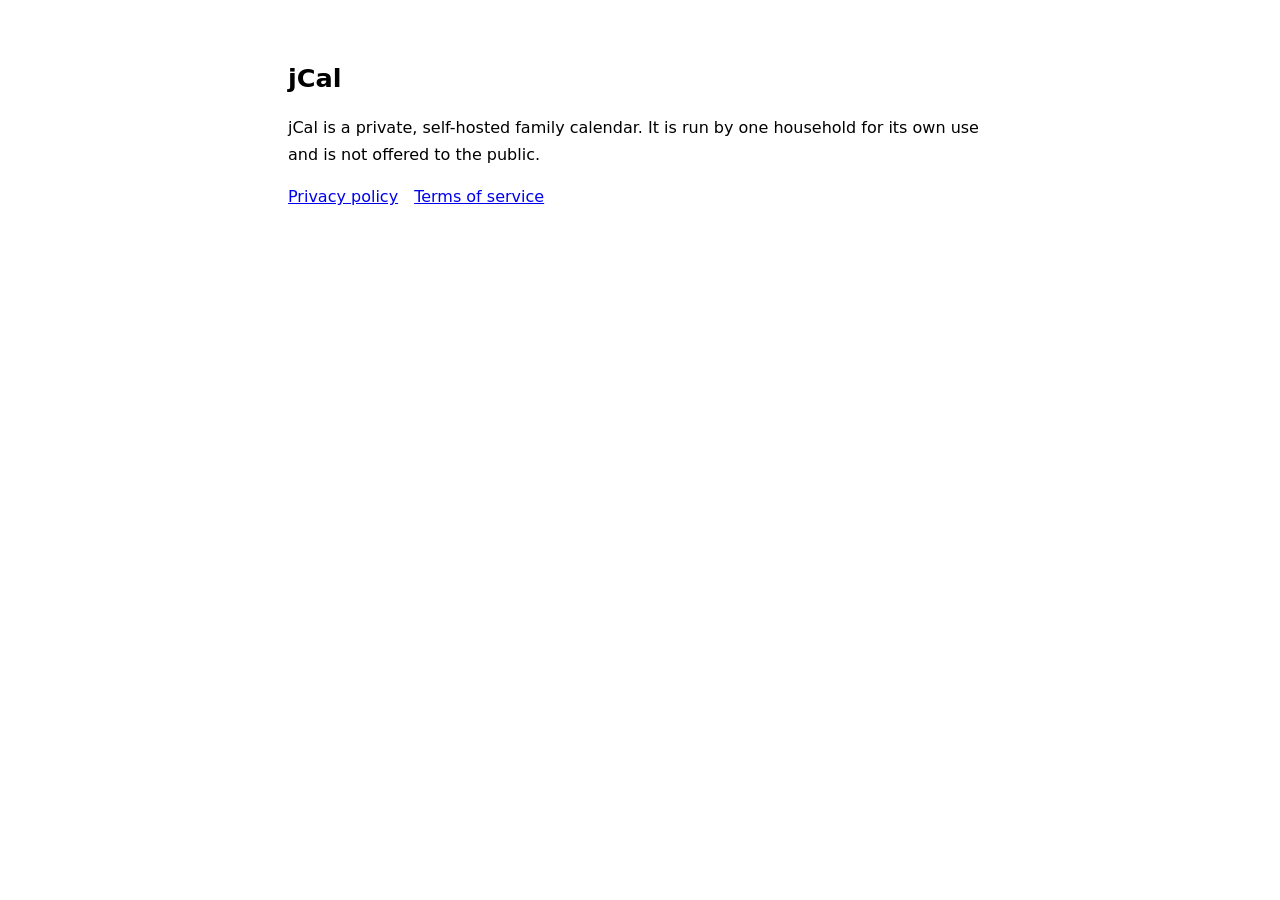
<file: index.html>
<!doctype html>
<html lang="en"><head><meta charset="utf-8"><meta name="viewport" content="width=device-width,initial-scale=1">
<title>jCal</title><link rel="stylesheet" href="style.css"></head>
<body>
<h1>jCal</h1>
<p>jCal is a private, self-hosted family calendar. It is run by one household for its own use and is not offered to the public.</p>
<nav><a href="privacy.html">Privacy policy</a><a href="terms.html">Terms of service</a></nav>
</body></html>
</file>
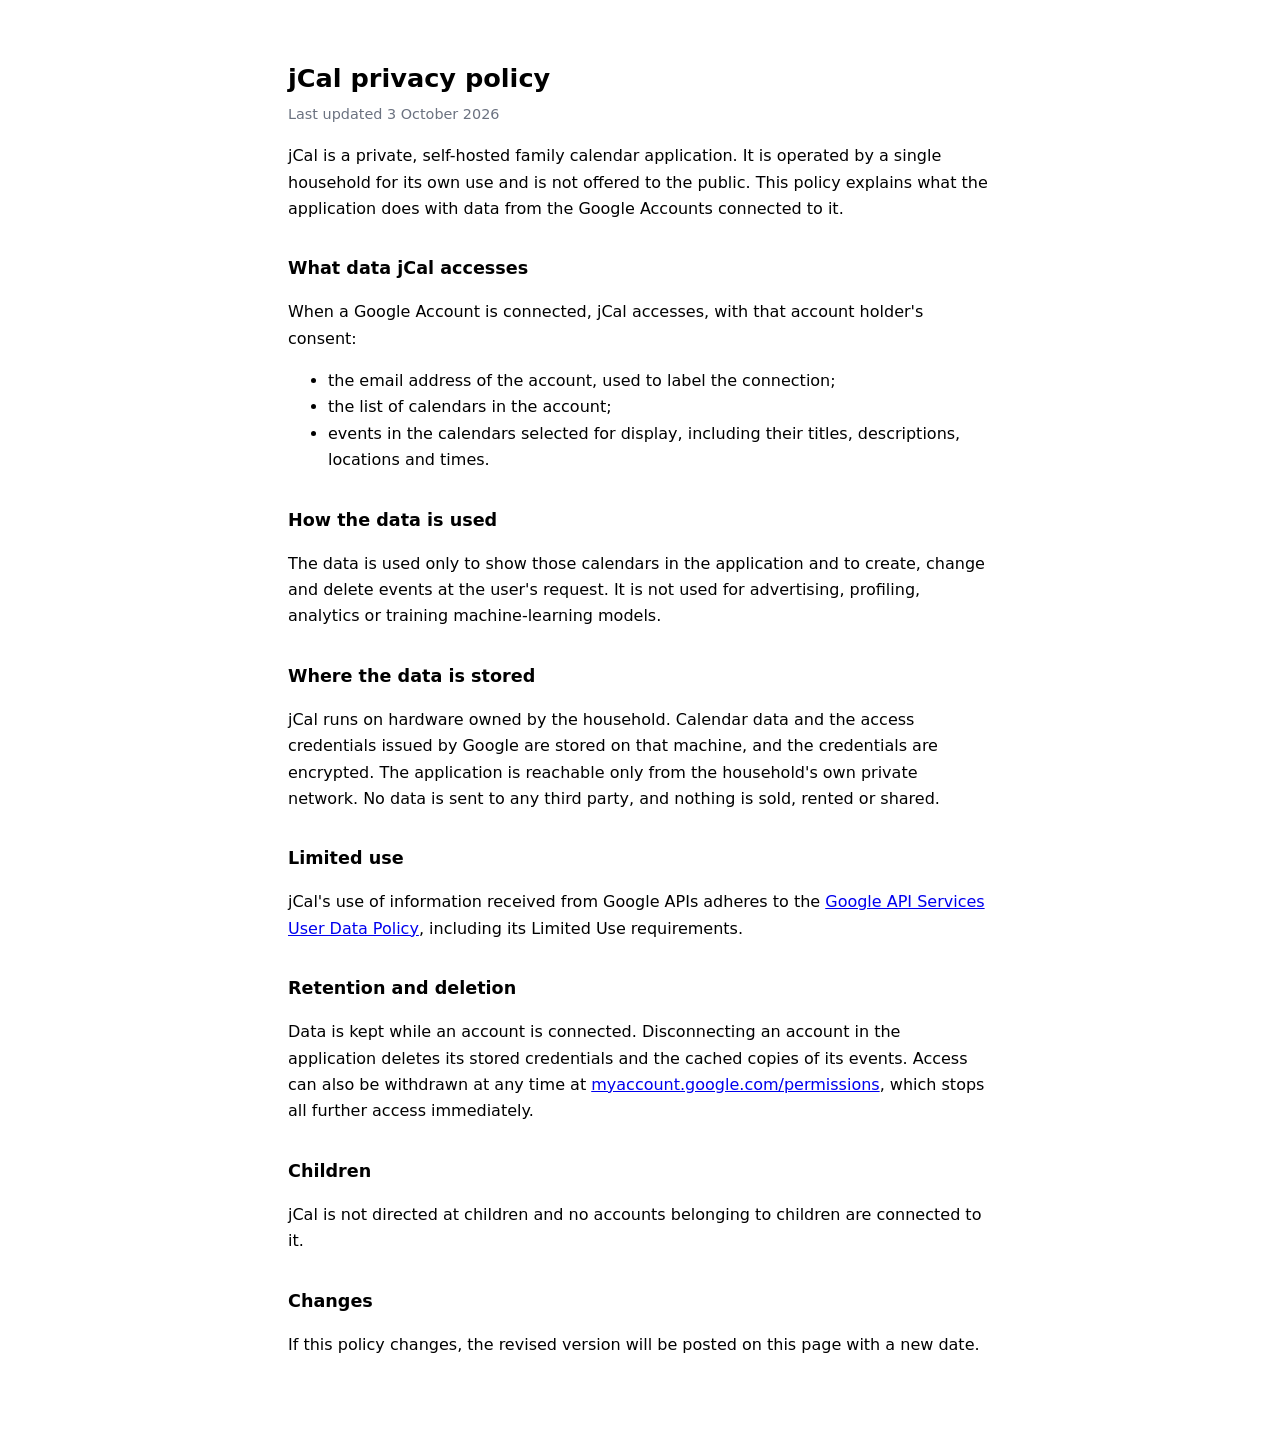
<file: privacy.html>
<!doctype html>
<html lang="en"><head><meta charset="utf-8"><meta name="viewport" content="width=device-width,initial-scale=1">
<title>jCal — Privacy policy</title><link rel="stylesheet" href="style.css"></head>
<body>
<h1>jCal privacy policy</h1>
<p class="updated">Last updated 3 October 2026</p>

<p>jCal is a private, self-hosted family calendar application. It is operated by a single household for its own use and is not offered to the public. This policy explains what the application does with data from the Google Accounts connected to it.</p>

<h2>What data jCal accesses</h2>
<p>When a Google Account is connected, jCal accesses, with that account holder's consent:</p>
<ul>
  <li>the email address of the account, used to label the connection;</li>
  <li>the list of calendars in the account;</li>
  <li>events in the calendars selected for display, including their titles, descriptions, locations and times.</li>
</ul>

<h2>How the data is used</h2>
<p>The data is used only to show those calendars in the application and to create, change and delete events at the user's request. It is not used for advertising, profiling, analytics or training machine-learning models.</p>

<h2>Where the data is stored</h2>
<p>jCal runs on hardware owned by the household. Calendar data and the access credentials issued by Google are stored on that machine, and the credentials are encrypted. The application is reachable only from the household's own private network. No data is sent to any third party, and nothing is sold, rented or shared.</p>

<h2>Limited use</h2>
<p>jCal's use of information received from Google APIs adheres to the <a href="https://developers.google.com/terms/api-services-user-data-policy">Google API Services User Data Policy</a>, including its Limited Use requirements.</p>

<h2>Retention and deletion</h2>
<p>Data is kept while an account is connected. Disconnecting an account in the application deletes its stored credentials and the cached copies of its events. Access can also be withdrawn at any time at <a href="https://myaccount.google.com/permissions">myaccount.google.com/permissions</a>, which stops all further access immediately.</p>

<h2>Children</h2>
<p>jCal is not directed at children and no accounts belonging to children are connected to it.</p>

<h2>Changes</h2>
<p>If this policy changes, the revised version will be posted on this page with a new date.</p>
</body></html>
</file>
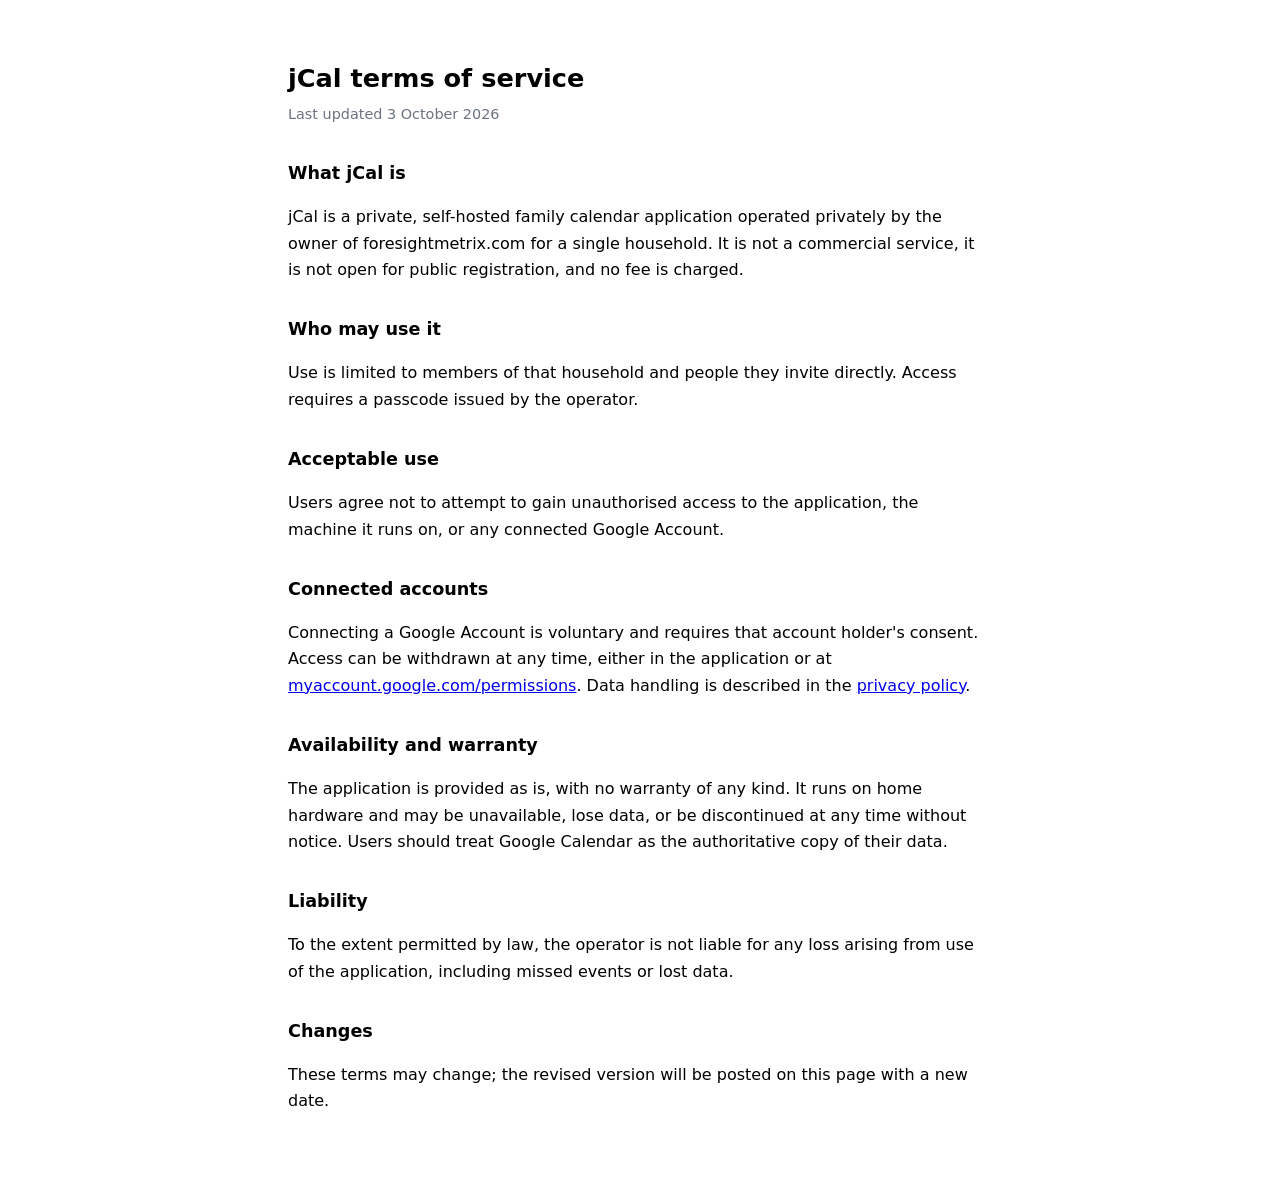
<file: terms.html>
<!doctype html>
<html lang="en"><head><meta charset="utf-8"><meta name="viewport" content="width=device-width,initial-scale=1">
<title>jCal — Terms of service</title><link rel="stylesheet" href="style.css"></head>
<body>
<h1>jCal terms of service</h1>
<p class="updated">Last updated 3 October 2026</p>

<h2>What jCal is</h2>
<p>jCal is a private, self-hosted family calendar application operated privately by the owner of foresightmetrix.com for a single household. It is not a commercial service, it is not open for public registration, and no fee is charged.</p>

<h2>Who may use it</h2>
<p>Use is limited to members of that household and people they invite directly. Access requires a passcode issued by the operator.</p>

<h2>Acceptable use</h2>
<p>Users agree not to attempt to gain unauthorised access to the application, the machine it runs on, or any connected Google Account.</p>

<h2>Connected accounts</h2>
<p>Connecting a Google Account is voluntary and requires that account holder's consent. Access can be withdrawn at any time, either in the application or at <a href="https://myaccount.google.com/permissions">myaccount.google.com/permissions</a>. Data handling is described in the <a href="privacy.html">privacy policy</a>.</p>

<h2>Availability and warranty</h2>
<p>The application is provided as is, with no warranty of any kind. It runs on home hardware and may be unavailable, lose data, or be discontinued at any time without notice. Users should treat Google Calendar as the authoritative copy of their data.</p>

<h2>Liability</h2>
<p>To the extent permitted by law, the operator is not liable for any loss arising from use of the application, including missed events or lost data.</p>

<h2>Changes</h2>
<p>These terms may change; the revised version will be posted on this page with a new date.</p>
</body></html>
</file>
<file: style.css>
:root { color-scheme: light dark; }
body { max-width: 44rem; margin: 0 auto; padding: 2.5rem 1rem 4rem; font: 16px/1.65 system-ui, -apple-system, "Segoe UI", sans-serif; }
h1 { font-size: 1.6rem; margin-bottom: .25rem; }
h2 { font-size: 1.1rem; margin-top: 2rem; }
.updated { color: #6b7280; font-size: .9rem; margin-top: 0; }
nav a { margin-right: 1rem; }
</file>
